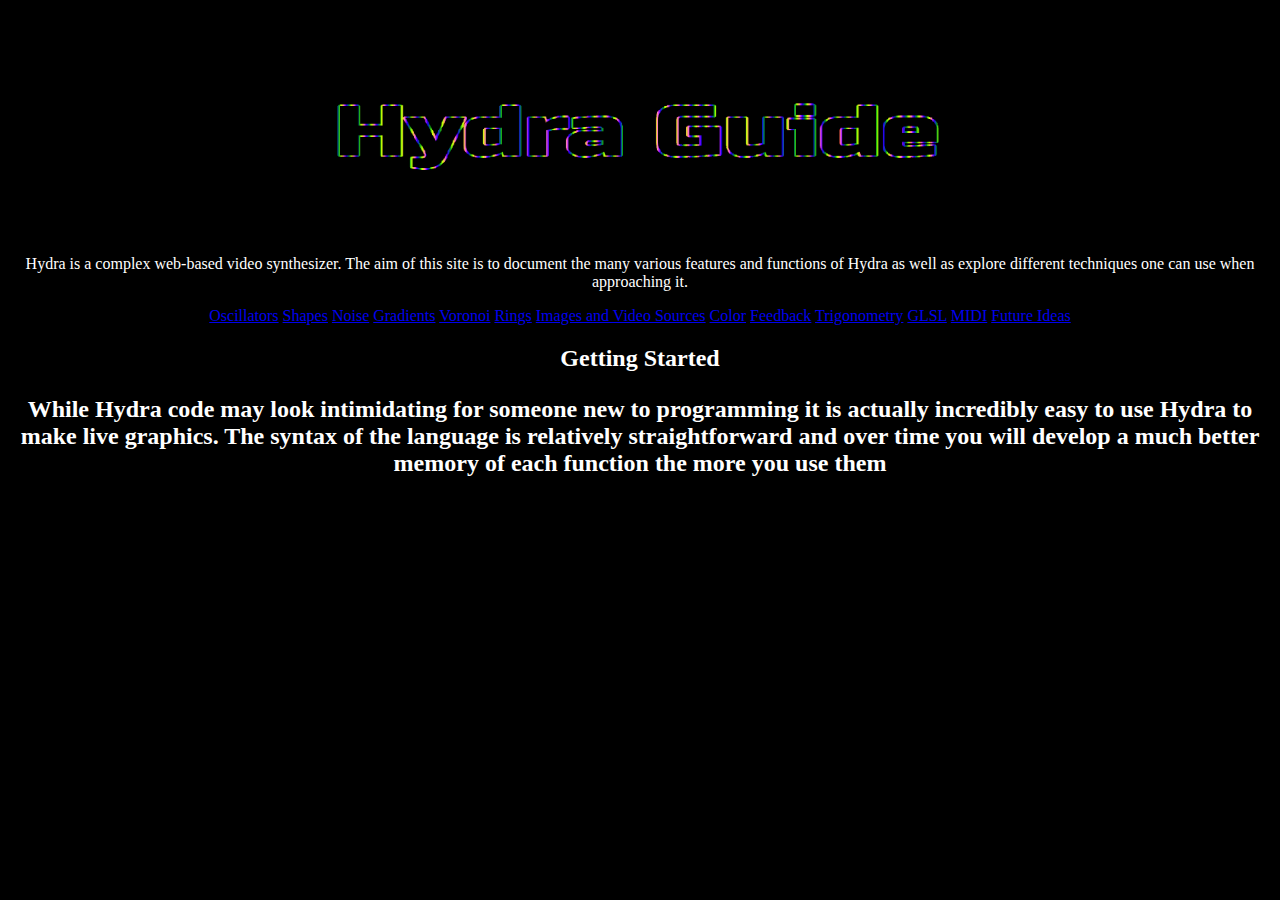
<file: index.html>
<!DOCTYPE HTML>
<html lang="en-US">
	<head>
		<meta charset="utf-8" />
		<meta name="viewport" content="width=device-width" />
		<link href="styles/styles.css" rel="stylesheet" />
		<title>Hydra Guide</title>
	</head>
	<body>
		<img src="images/guide.png" />
		<p>Hydra is a complex web-based video synthesizer. The aim of this site is to document the many various features and functions of Hydra as well as explore different techniques one can use when approaching it.</p>
		<a href="html/oscillators.html">Oscillators</a>
		<a href="html/shapes.html">Shapes</a>
		<a href="html/noise.html">Noise</a>
		<a href="html/gradients.html">Gradients</a>
		<a href="html/voronoi.html">Voronoi</a>
		<a href="html/rings.html">Rings</a>
		<a href="html/image-and-video.html">Images and Video Sources</a>
		<a href="html/color.html">Color</a>
		<a href="html/feedback.html">Feedback</a>
		<a href="html/trigonometry.html">Trigonometry</a>
		<a href="html/glsl.html">GLSL</a>
		<a href="html/midi.html">MIDI</a>
		<a href="html/future-ideas.html">Future Ideas</a>
		<h2>Getting Started<h2>
			<p>While Hydra code may look intimidating for someone new to programming it is actually incredibly easy to use Hydra to make live graphics. The syntax of the language is relatively straightforward and over time you will develop a much better memory of each function the more you use them<p>

	</body>
</html>
</file>
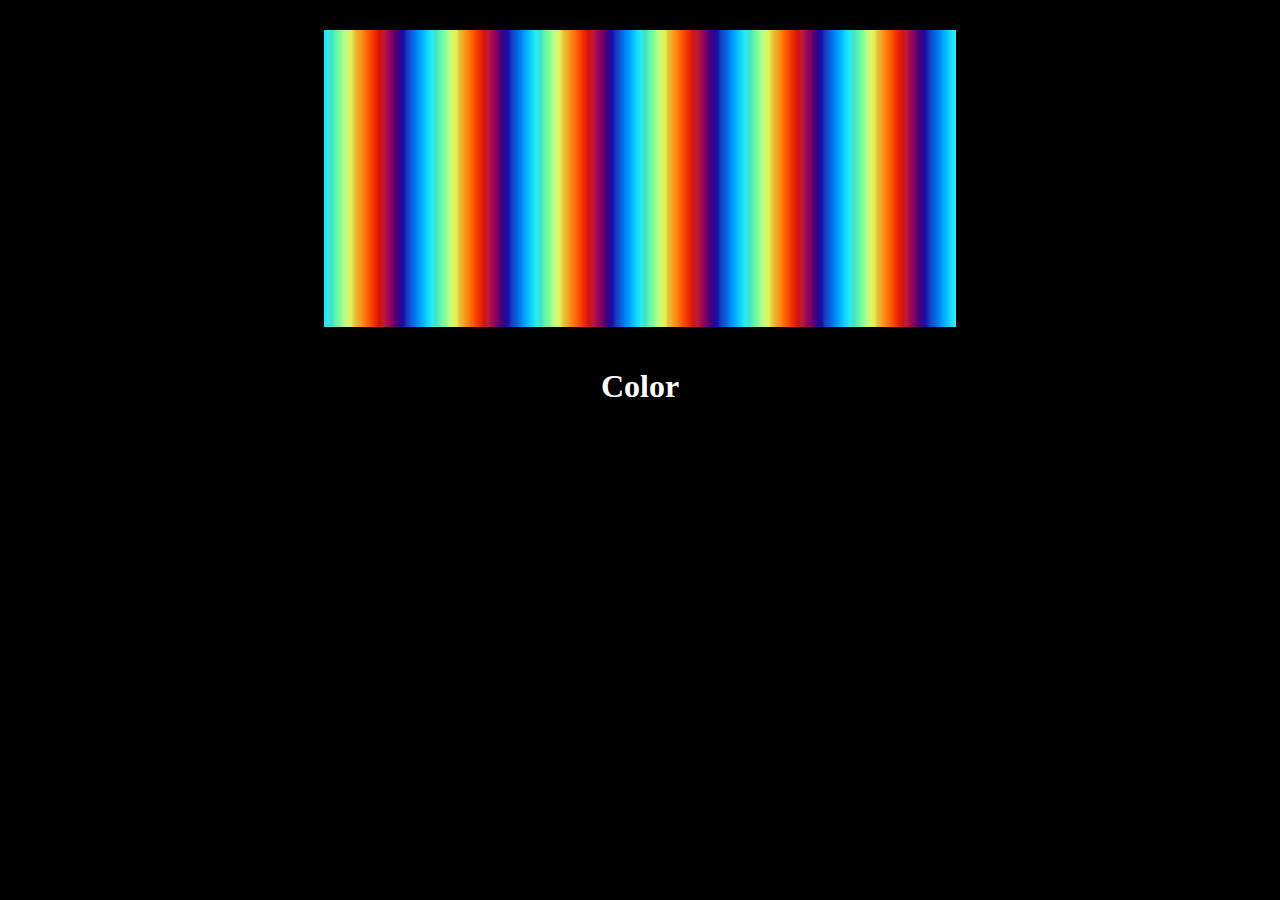
<file: html/color.html>
<!DOCTYPE HTML>
<html lang="en-US">
	<head>
		<meta charset="utf-8" />
		<meta name="viewport" content="width=device-width" />
		<link href="../styles/styles.css" rel="stylesheet" />
		<title>Hydra Color Guide</title>
	</head>
	<body>
		<img class="header-image" src="../images/color.png" />
		<h1>Color</h1>
		<p></p>
	</body>
</html>
</file>
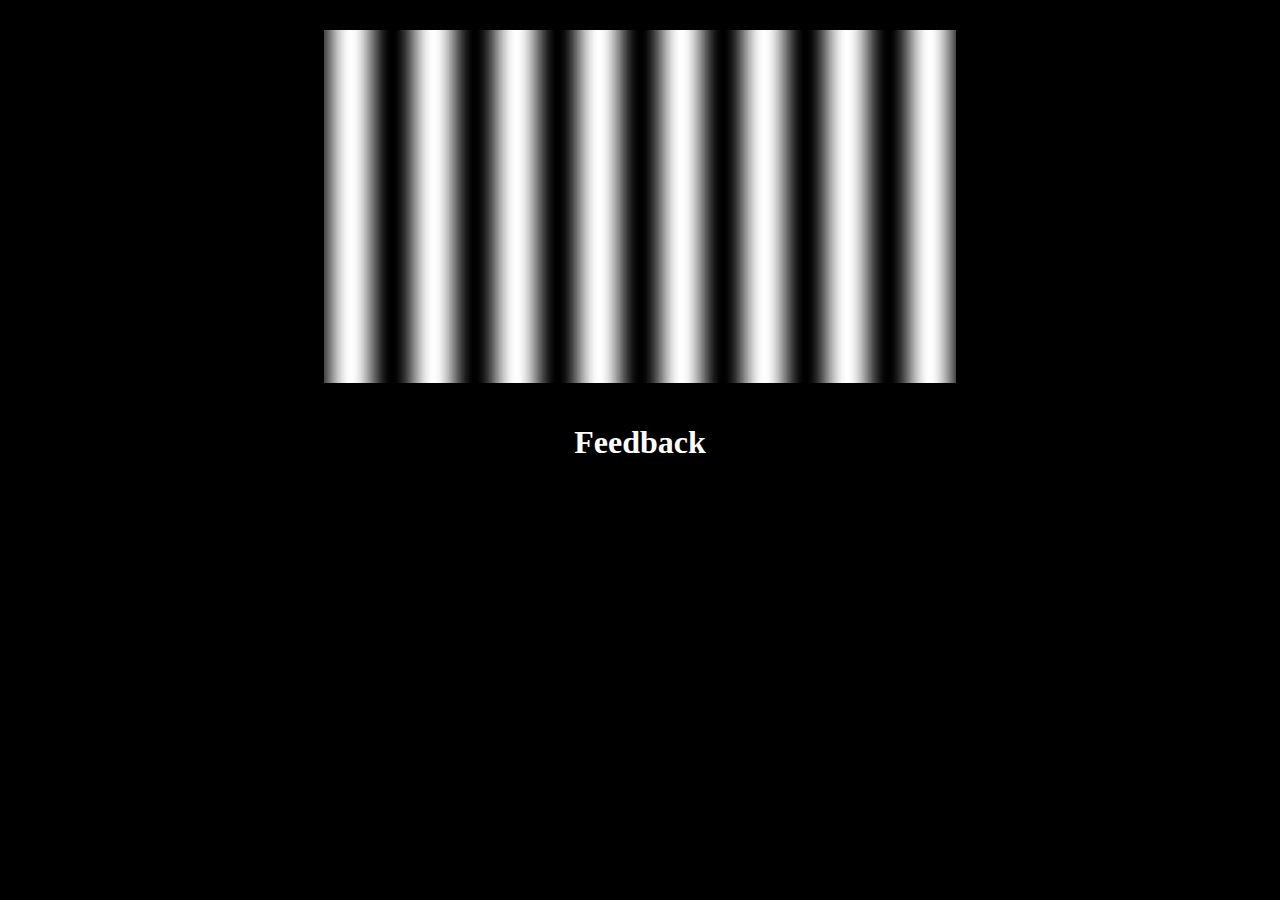
<file: html/feedback.html>
<!DOCTYPE HTML>
<html lang="en-US">
	<head>
		<meta charset="utf-8" />
		<meta name="viewport" content="width=device-width" />
		<link href="../styles/styles.css" rel="stylesheet" />
		<title>Hydra Feedback Guide</title>
	</head>
	<body>
		<img class="header-image" src="../images/basic_osc.png" />
		<h1>Feedback</h1>
		<p></p>
	</body>
</html>
</file>
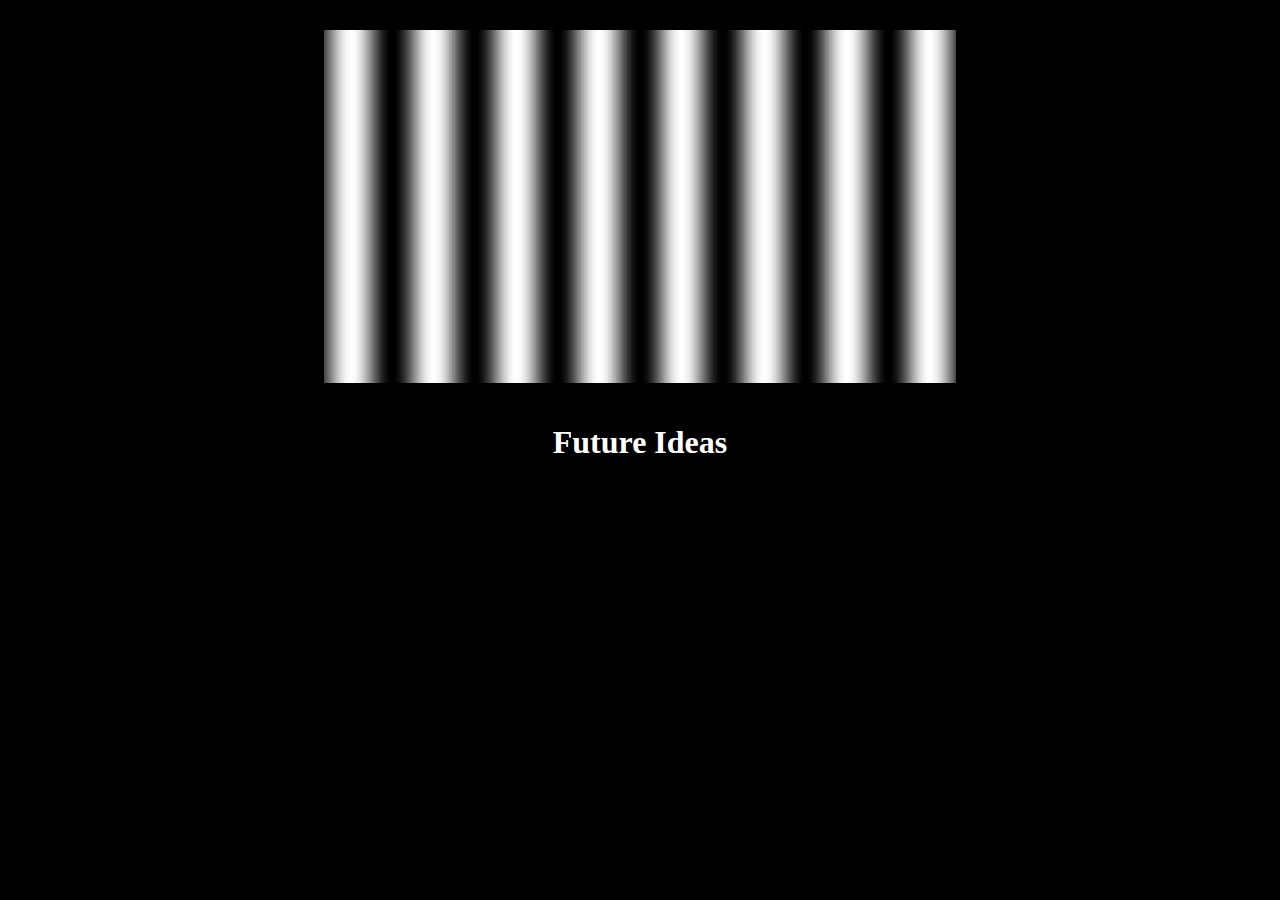
<file: html/future-ideas.html>
<!DOCTYPE HTML>
<html lang="en-US">
	<head>
		<meta charset="utf-8" />
		<meta name="viewport" content="width=device-width" />
		<link href="../styles/styles.css" rel="stylesheet" />
		<title>Hydra Future Ideas</title>
	</head>
	<body>
		<img class="header-image" src="../images/basic_osc.png" />
		<h1>Future Ideas</h1>
		<p></p>
	</body>
</html>
</file>
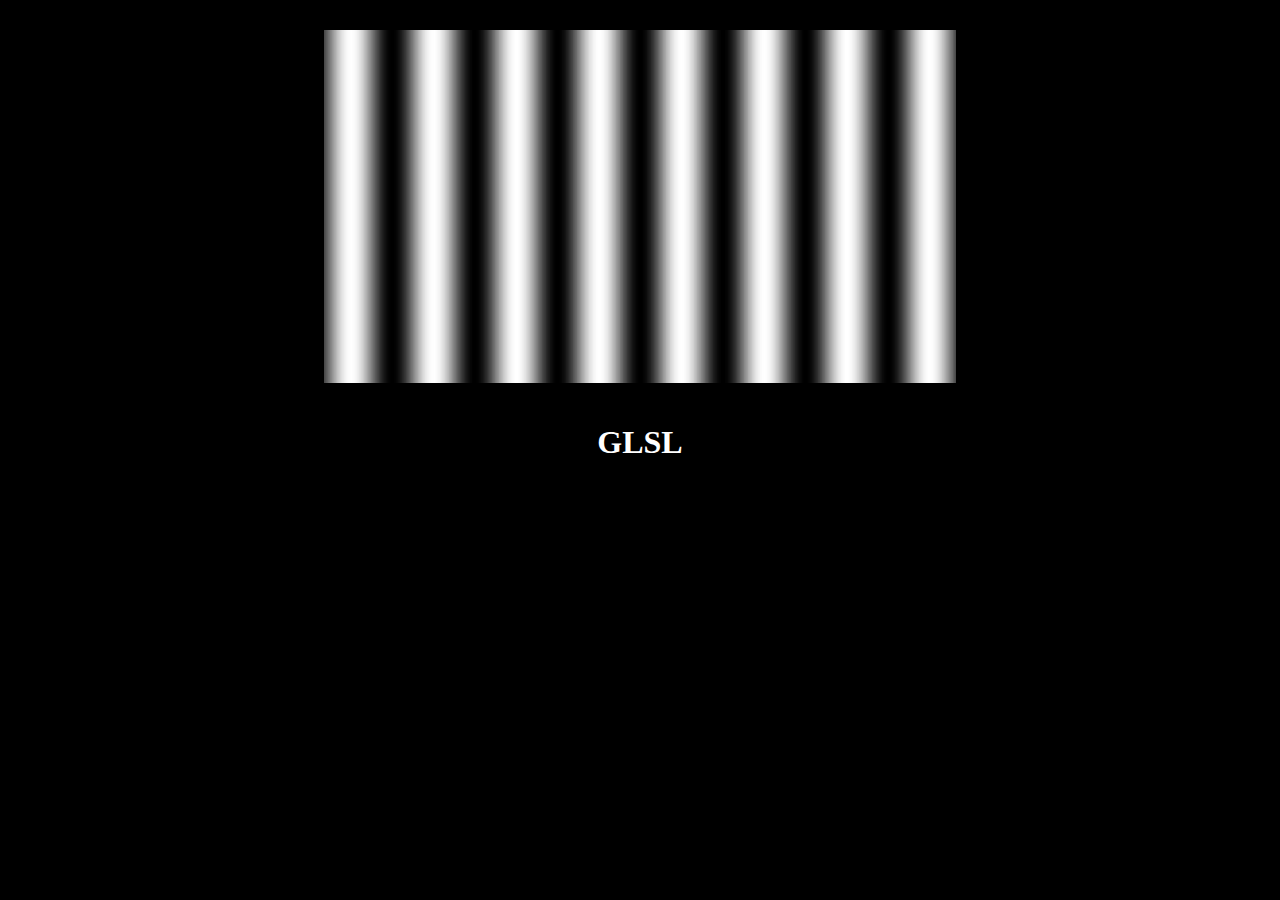
<file: html/glsl.html>
<!DOCTYPE HTML>
<html lang="en-US">
	<head>
		<meta charset="utf-8" />
		<meta name="viewport" content="width=device-width" />
		<link href="../styles/styles.css" rel="stylesheet" />
		<title>Hydra GLSL Guide</title>
	</head>
	<body>
		<img class="header-image" src="../images/basic_osc.png" />
		<h1>GLSL</h1>
		<p></p>
	</body>
</html>
</file>
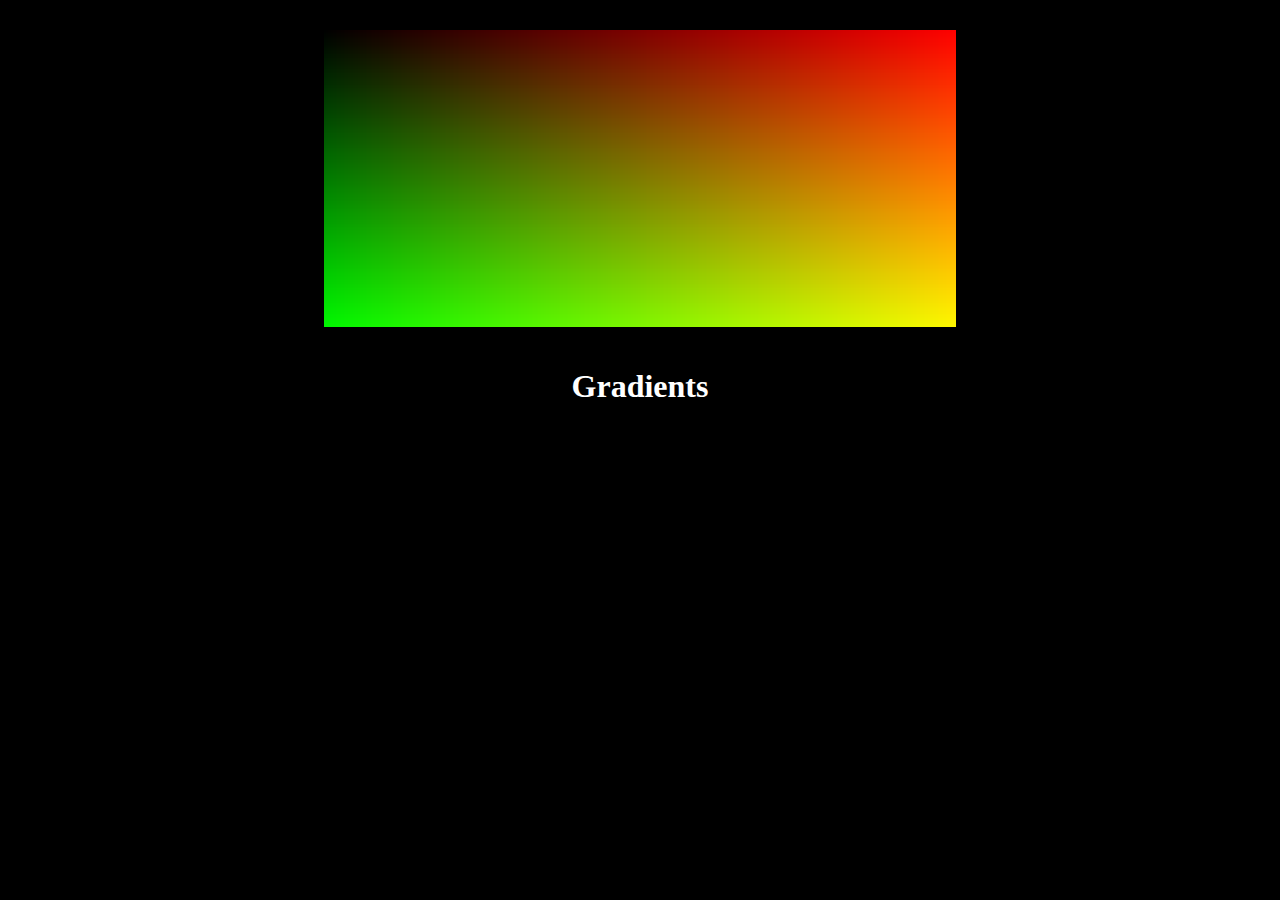
<file: html/gradients.html>
<!DOCTYPE HTML>
<html lang="en-US">
	<head>
		<meta charset="utf-8" />
		<meta name="viewport" content="width=device-width" />
		<link href="../styles/styles.css" rel="stylesheet" />
		<title>Hydra Gradient Guide</title>
	</head>
	<body>
		<img class="header-image" src="../images/gradient.png" />
		<h1>Gradients</h1>
		<p></p>
	</body>
</html>
</file>
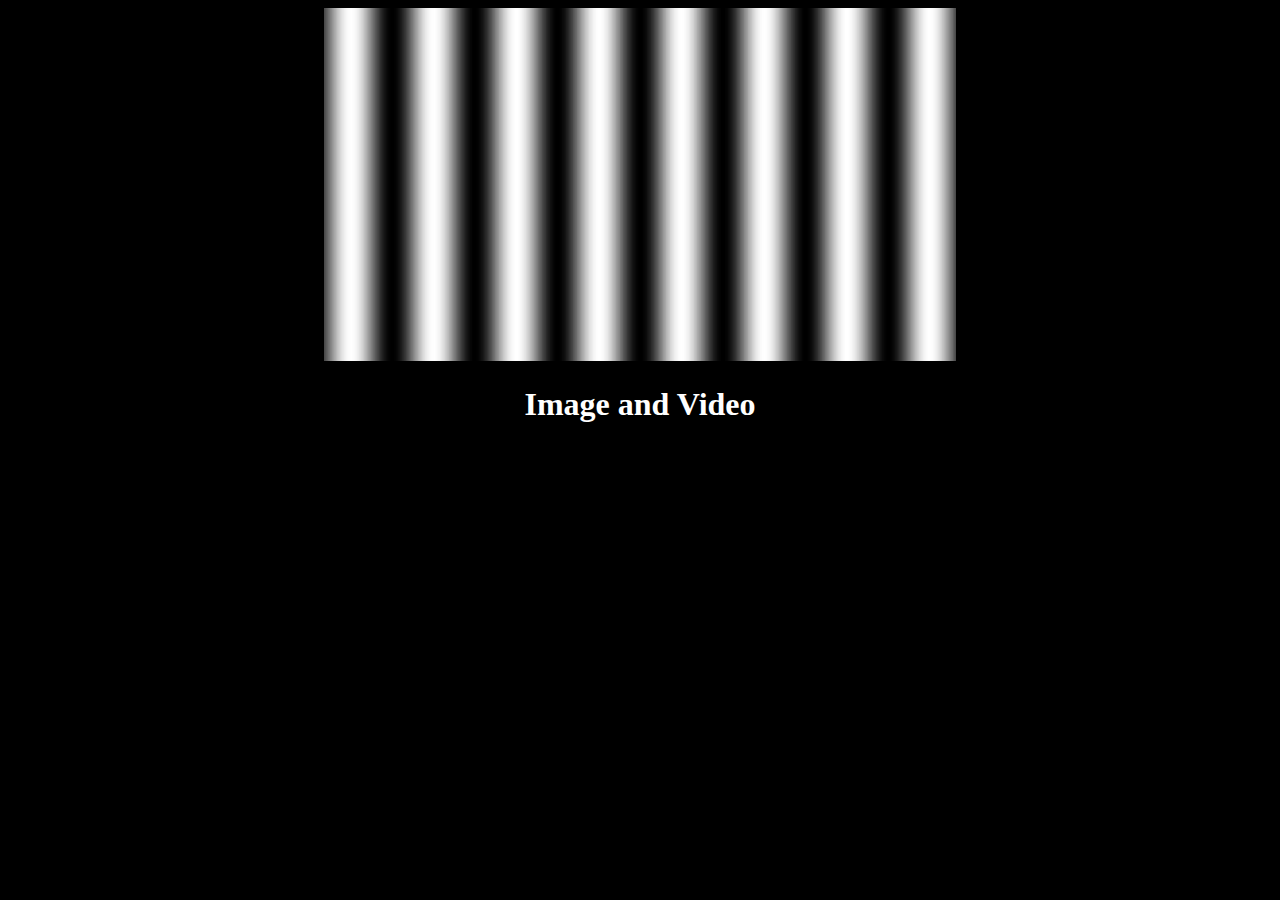
<file: html/image-and-video.html>
<!DOCTYPE HTML>
<html lang="en-US">
	<head>
		<meta charset="utf-8" />
		<meta name="viewport" content="width=device-width" />
		<link href="../styles/styles.css" rel="stylesheet" />
		<title>Hydra Image and Video Guide</title>
	</head>
	<body>
		<img class="basic" src="../images/basic_osc.png" />
		<h1>Image and Video</h1>
		<p></p>
	</body>
</html>
</file>
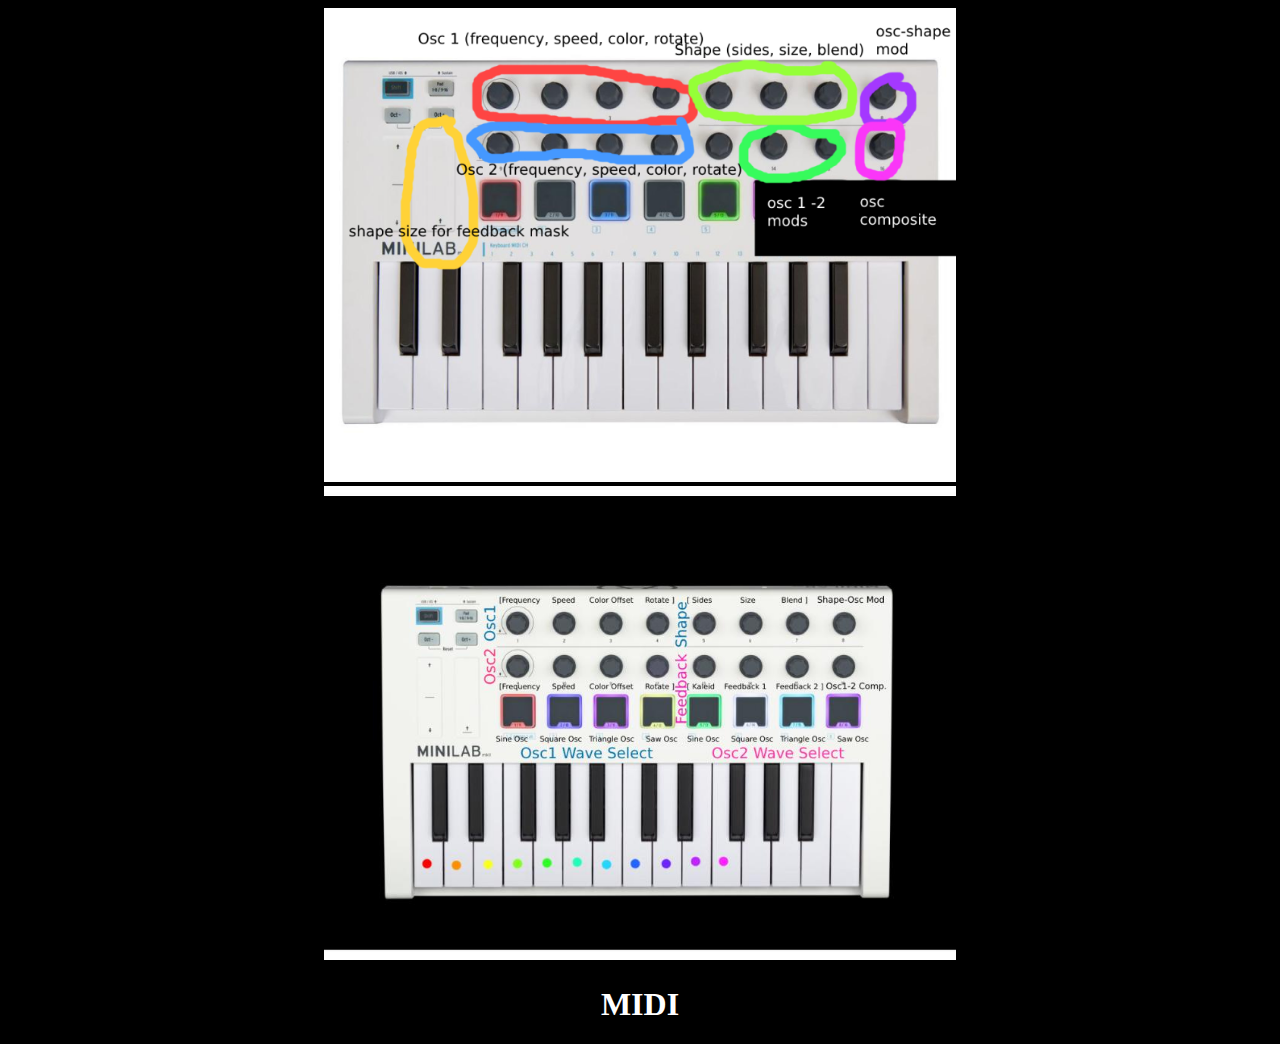
<file: html/midi.html>
<!DOCTYPE HTML>
<html lang="en-US">
	<head>
		<meta charset="utf-8" />
		<meta name="viewport" content="width=device-width" />
		<link href="../styles/styles.css" rel="stylesheet" />
		<title>Hydra MIDI Guide</title>
	</head>
	<body>
		<img class="basic" src="../images/midi1.png" />
		<img class="basic" src="../images/midi2.jpg" />
		<h1>MIDI</h1>
		<p></p>
	</body>
</html>
</file>
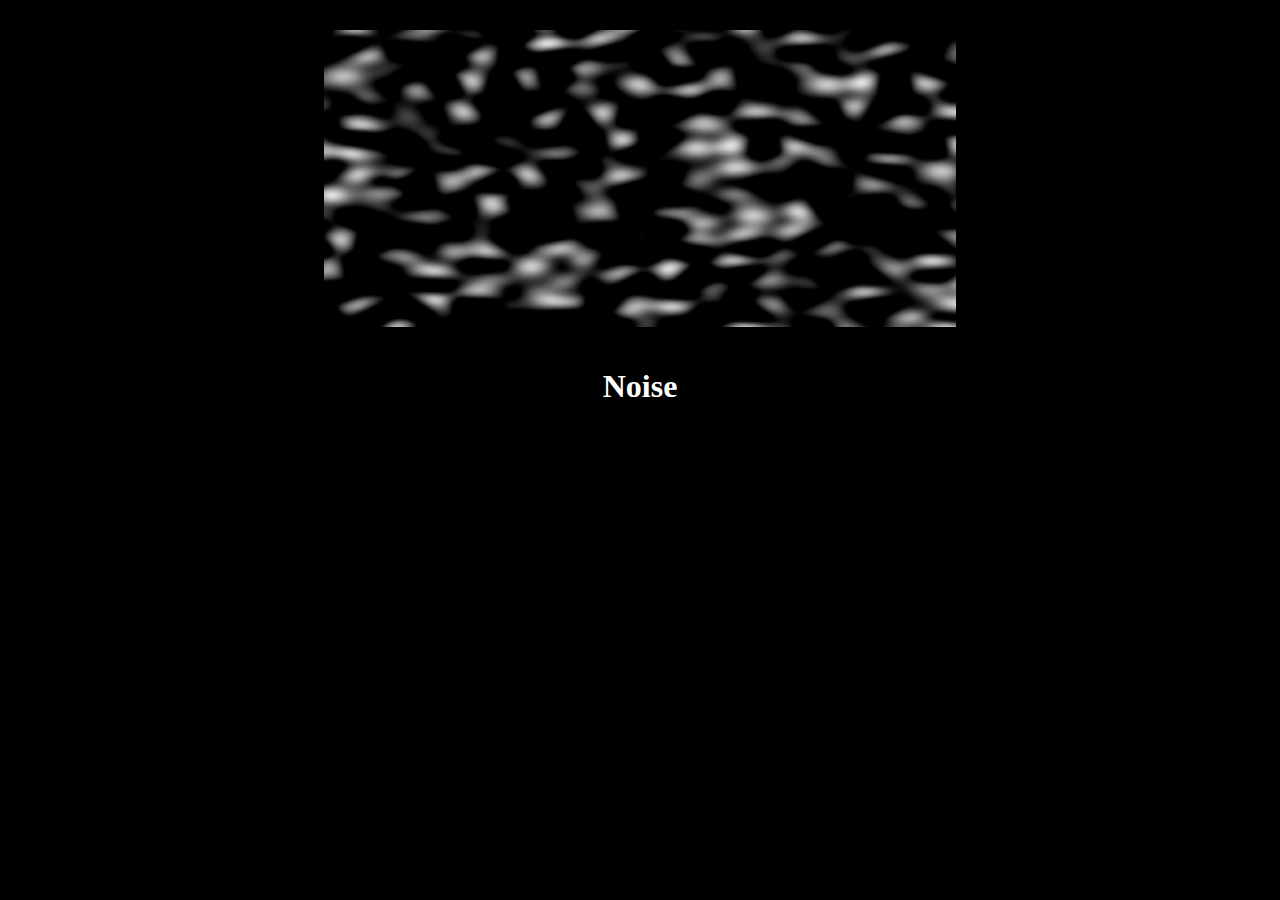
<file: html/noise.html>
<!DOCTYPE HTML>
<html lang="en-US">
	<head>
		<meta charset="utf-8" />
		<meta name="viewport" content="width=device-width" />
		<link href="../styles/styles.css" rel="stylesheet" />
		<title>Hydra Noise Guide</title>
	</head>
	<body>
		<img class="header-image" src="../images/noise.png" />
		<h1>Noise</h1>
		<p></p>
	</body>
</html>
</file>
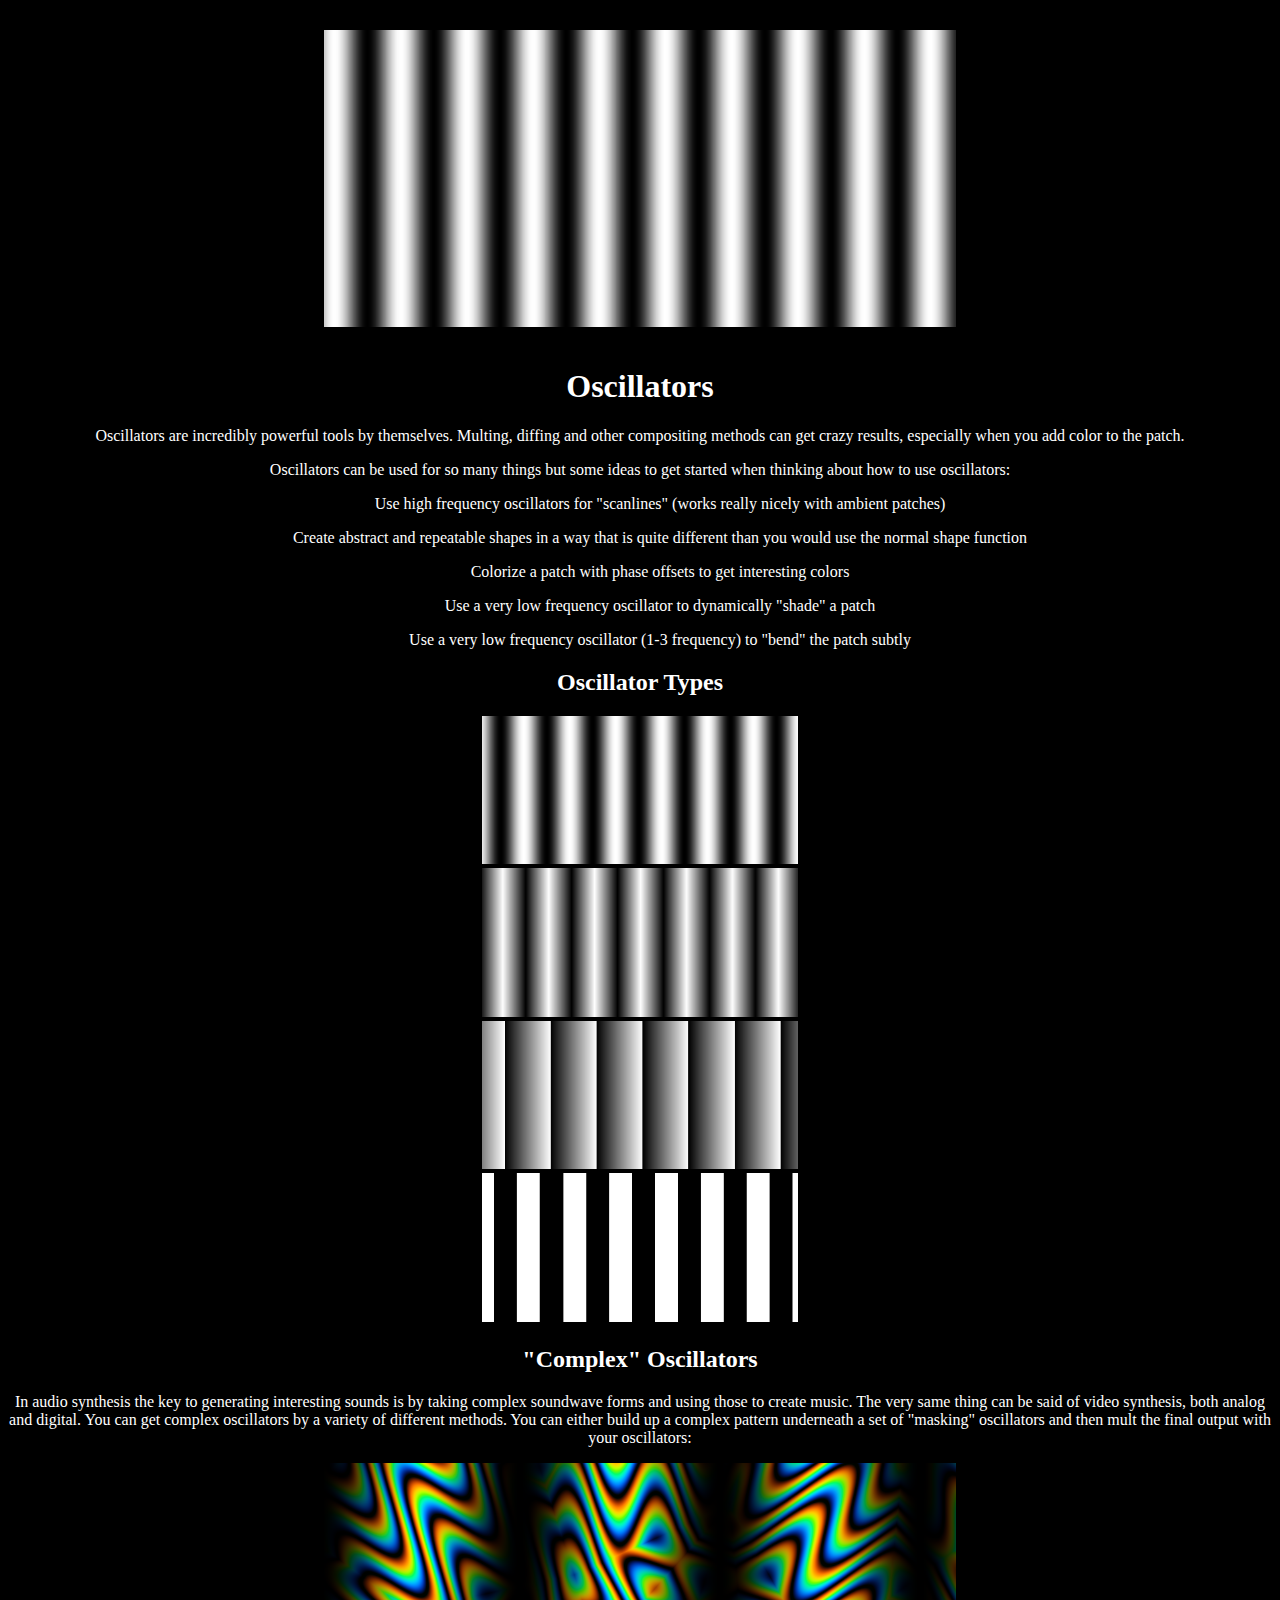
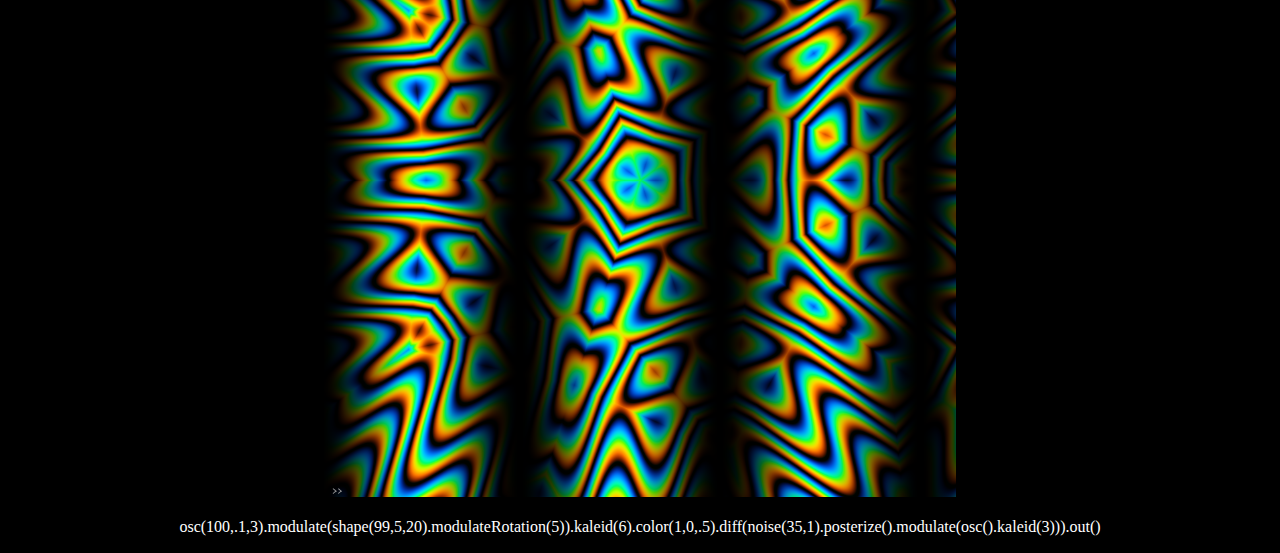
<file: html/oscillators.html>
<!DOCTYPE HTML>
<html lang="en-US">
	<head>
		<meta charset="utf-8" />
		<meta name="viewport" content="width=device-width" />
		<link href="../styles/styles.css" rel="stylesheet" />
		<title>Hydra Oscillator Guide</title>
	</head>
	<body>
		<img class="header-image" src="../images/osc.png" />
		<h1>Oscillators</h1>
		<p>Oscillators are incredibly powerful tools by themselves. Multing, diffing and other compositing methods can get crazy results, especially when you add color to the patch.</p>
		<p>Oscillators can be used for so many things but some ideas to get started when thinking about how to use oscillators:
		<li>
			<ul>Use high frequency oscillators for "scanlines" (works really nicely with ambient patches)</ul>
			<ul>Create abstract and repeatable shapes in a way that is quite different than you would use the normal shape function</ul>
			<ul>Colorize a patch with phase offsets to get interesting colors</ul>
			<ul>Use a very low frequency oscillator to dynamically "shade" a patch</ul>
			<ul>Use a very low frequency oscillator (1-3 frequency) to "bend" the patch subtly</ul>
		</li>
		<h2>Oscillator Types</h2>
		<div class="osc_container">
			<div class="osc_image"> <img class="oscillators" src="../images/regular.jpg" /> </div>
			<div class="osc_image"> <img class="oscillators" src="../images/tri.jpg" /> </div>
			<div class="osc_image"> <img class="oscillators" src="../images/saw.jpg" /> </div>
			<div class="osc_image"> <img class="oscillators" src="../images/square.jpg" /> </div>
		</div>
		<h2>"Complex" Oscillators</h2>
		<p>In audio synthesis the key to generating interesting sounds is by taking complex soundwave forms and using those to create music. The very same thing can be said of video synthesis, both analog and digital. You can get complex oscillators by a variety of different methods. You can either build up a complex pattern underneath a set of "masking" oscillators and then mult the final output with your oscillators:</p> 
			<img src="../images/complex1.png" />
			<p class="code">osc(100,.1,3).modulate(shape(99,5,20).modulateRotation(5)).kaleid(6).color(1,0,.5).diff(noise(35,1).posterize().modulate(osc().kaleid(3))).out()</p>

	</body>
</html>
</file>
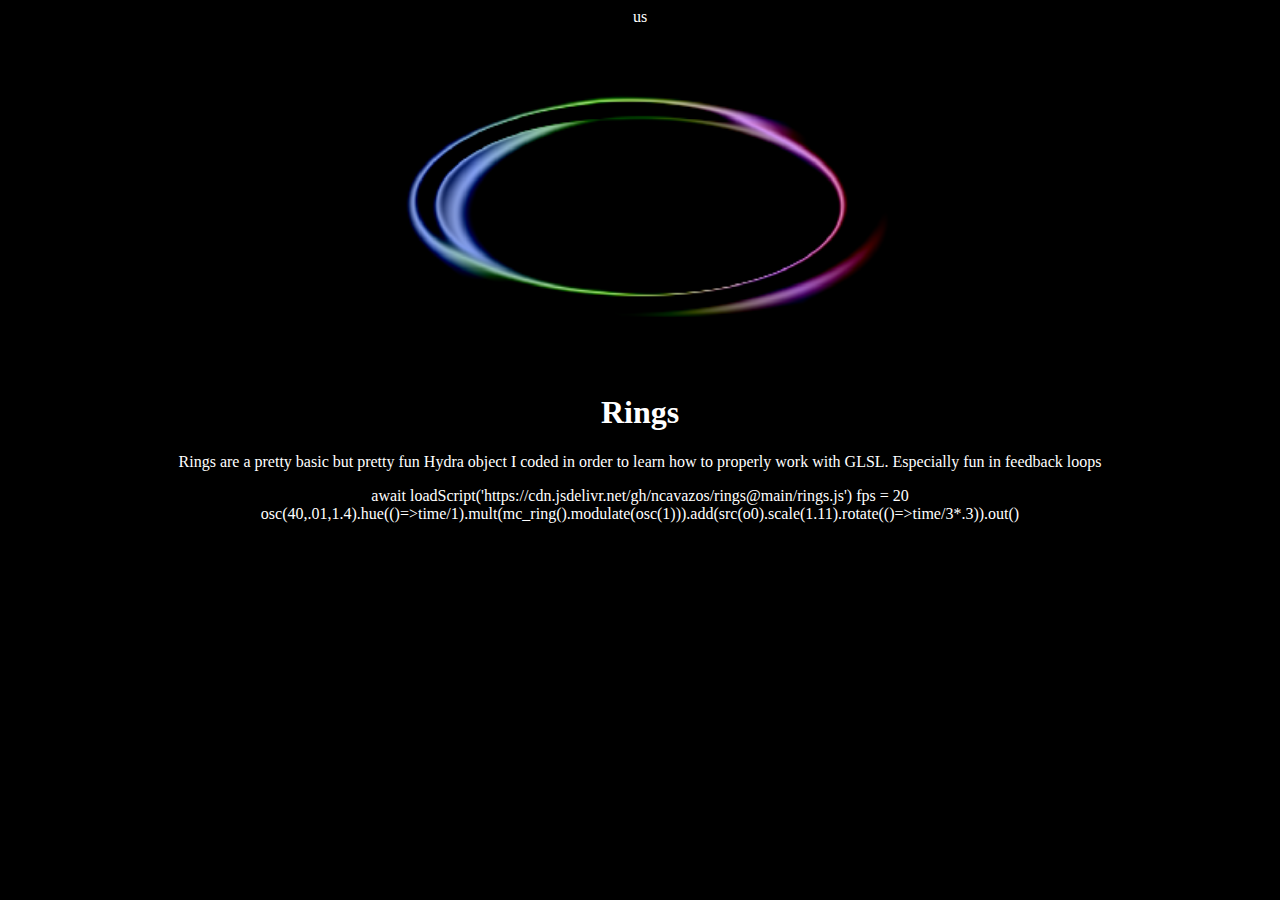
<file: html/rings.html>
<!DOCTYPE HTML>
<html lang="en-US">
	<head>
		<meta charset="utf-8" />
		<meta name="viewport" content="width=device-width" />
		<link href="../styles/styles.css" rel="stylesheet" />
		<title>Hydra Rings Guide</title>
	</head>us
	<body>
		<img class="header-image" src="../images/ring.png" />
		<h1>Rings</h1>
		<p>Rings are a pretty basic but pretty fun Hydra object I coded in order to learn how to properly work with GLSL. Especially fun in feedback loops</p>
		<p>await loadScript('https://cdn.jsdelivr.net/gh/ncavazos/rings@main/rings.js')

fps = 20
osc(40,.01,1.4).hue(()=>time/1).mult(mc_ring().modulate(osc(1))).add(src(o0).scale(1.11).rotate(()=>time/3*.3)).out()</p>
	</body>
</html>
</file>
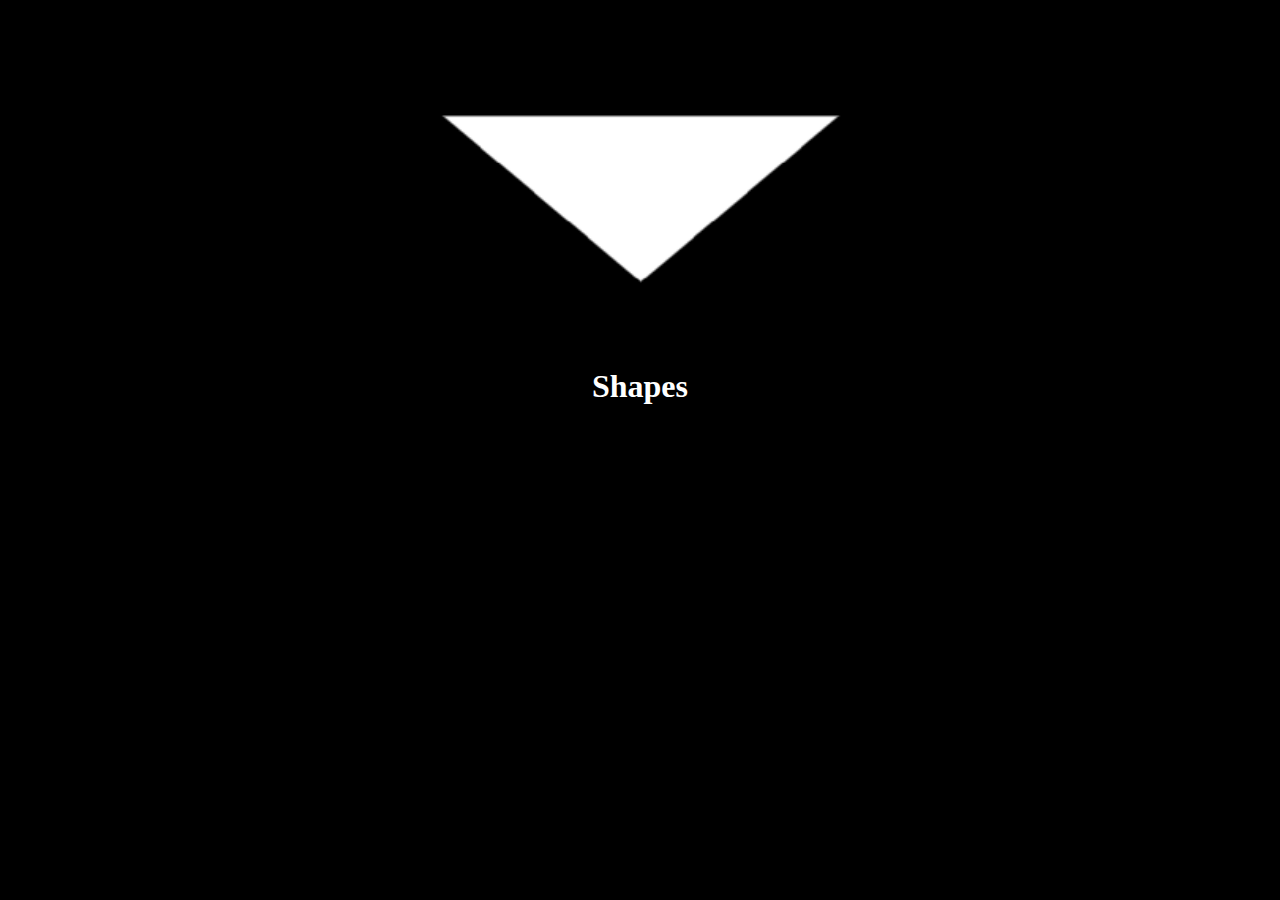
<file: html/shapes.html>
<!DOCTYPE HTML>
<html lang="en-US">
	<head>
		<meta charset="utf-8" />
		<meta name="viewport" content="width=device-width" />
		<link href="../styles/styles.css" rel="stylesheet" />
		<title>Hydra Shape Guide</title>
	</head>
	<body>
		<img class="header-image" src="../images/shape.png" />
		<h1>Shapes</h1>
		<p></p>
	</body>
</html>
</file>
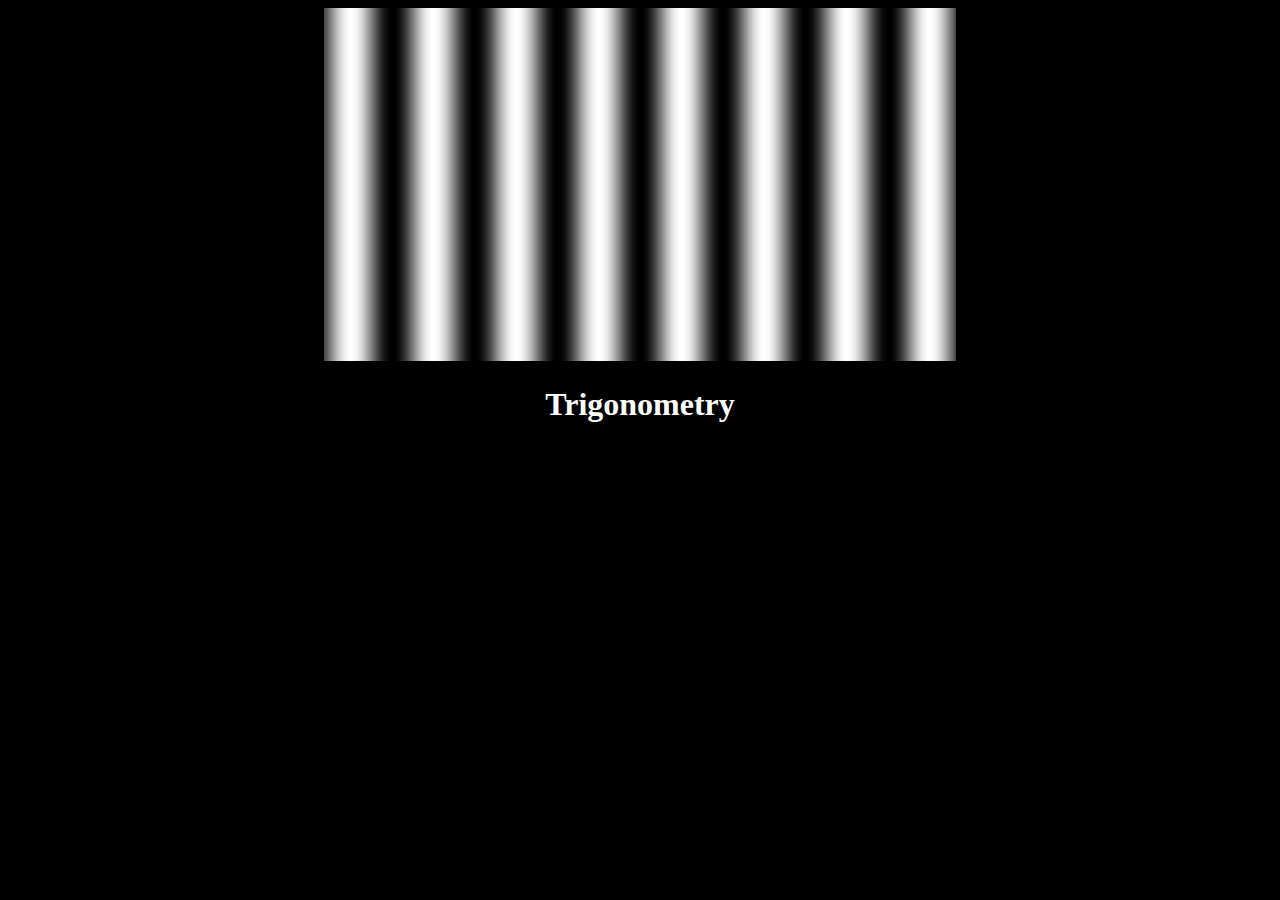
<file: html/trigonometry.html>
<!DOCTYPE HTML>
<html lang="en-US">
	<head>
		<meta charset="utf-8" />
		<meta name="viewport" content="width=device-width" />
		<link href="../styles/styles.css" rel="stylesheet" />
		<title>Hydra Trigonometry Guide</title>
	</head>
	<body>
		<img class="basic" src="../images/basic_osc.png" />
		<h1>Trigonometry</h1>
		<p></p>
	</body>
</html>
</file>
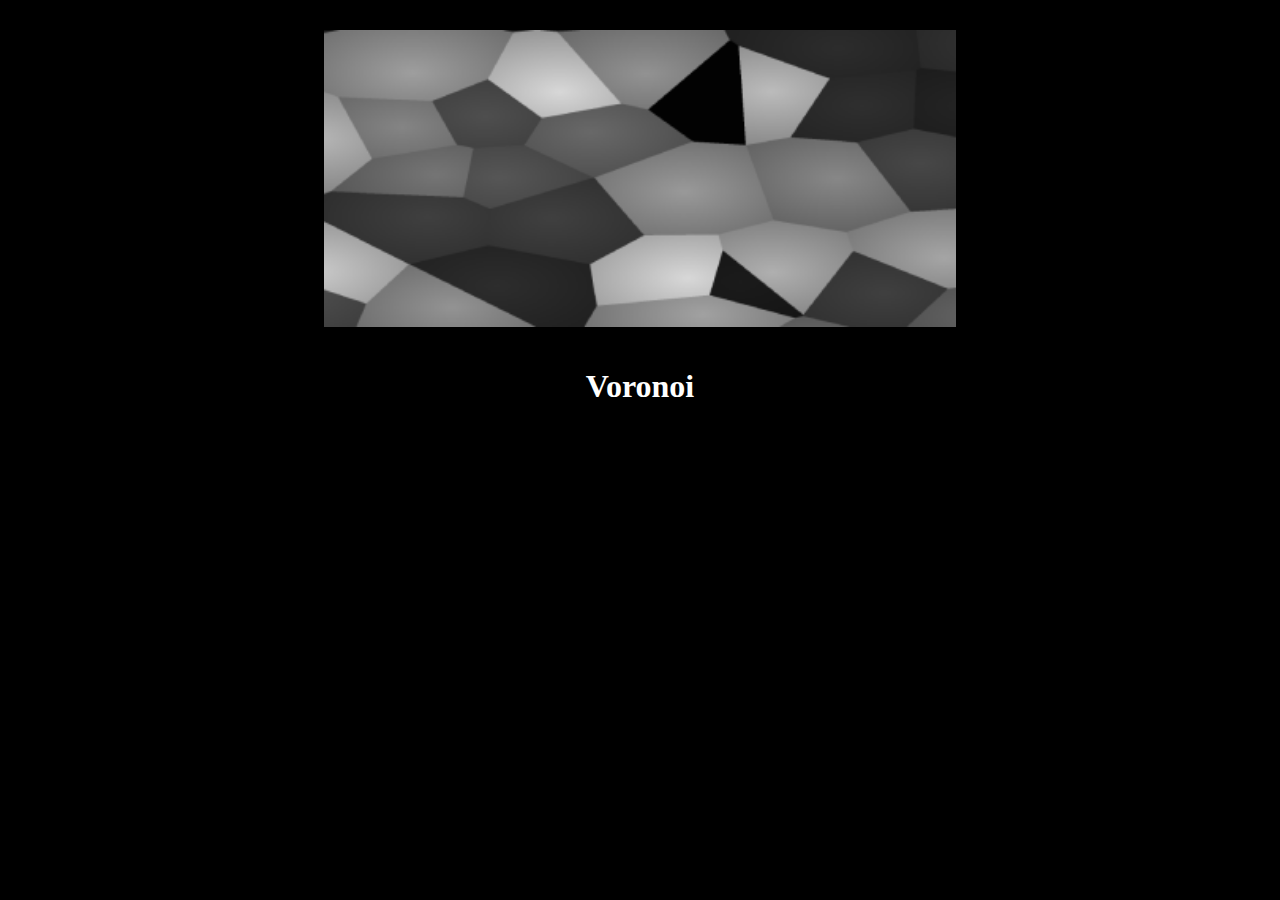
<file: html/voronoi.html>
<!DOCTYPE HTML>
<html lang="en-US">
	<head>
		<meta charset="utf-8" />
		<meta name="viewport" content="width=device-width" />
		<link href="../styles/styles.css" rel="stylesheet" />
		<title>Hydra Voronoie Guide</title>
	</head>
	<body>
		<img class="header-image" src="../images/voronoi.png" />
		<h1>Voronoi</h1>
		<p></p>
	</body>
</html>
</file>
<file: styles/styles.css>
img {
	width: 50%;
	height: 50%;
}
html {
	background-color: #000000;
	color: #ffffff;
}
li {
	color: #ffffff;
}
body {
	text-align: center;
}
.code {
	.75em;
	border: 1px solid black;
}
.oscillators {
	width: 25%;
    height:25%;
}
.osc_container {
	display: grid;
	grid-template-colums:20%, 20%, 20%;
	align-items: center;
}
.header-image {
	padding: 20px 20px 20px 20px;
	display: block;
	margin: 10px auto;
}
</file>
